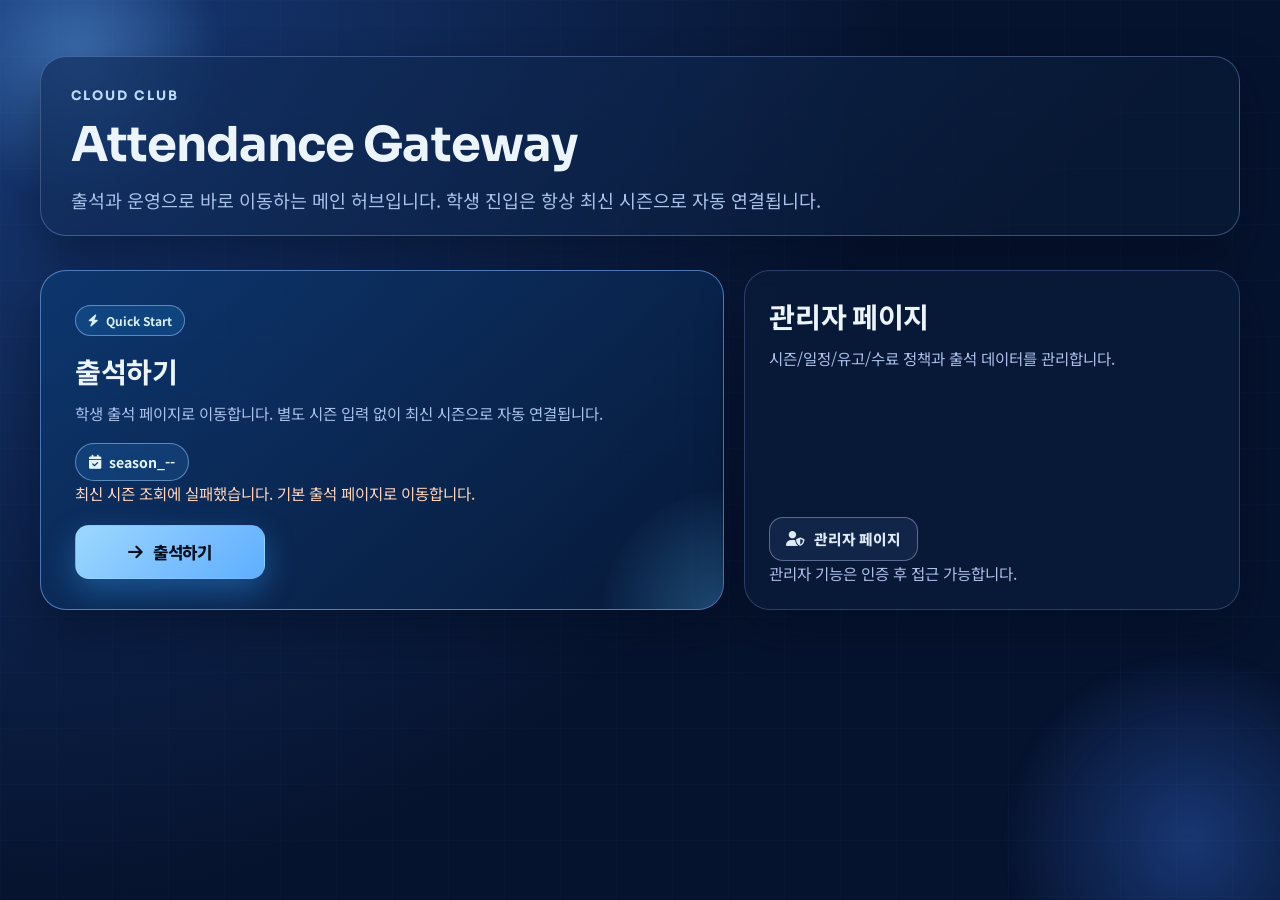
<file: web/index.html>
<!DOCTYPE html>
<html lang="ko">
<head>
  <meta charset="utf-8">
  <meta name="viewport" content="width=device-width, initial-scale=1">
  <title>Cloud Club Attendance Gateway</title>
  <link rel="icon" href="../images/image.png" type="image/png">
  <link rel="stylesheet" href="https://cdnjs.cloudflare.com/ajax/libs/font-awesome/6.4.0/css/all.min.css">
  <link rel="preconnect" href="https://fonts.googleapis.com">
  <link rel="preconnect" href="https://fonts.gstatic.com" crossorigin>
  <link href="https://fonts.googleapis.com/css2?family=Noto+Sans+KR:wght@400;500;700;800&family=Sora:wght@600;700;800&display=swap" rel="stylesheet">
  <style>
    :root {
      --bg-main: #06132e;
      --bg-hero: #0f234b;
      --card-bg: rgba(10, 27, 58, 0.78);
      --card-border: rgba(130, 163, 224, 0.28);
      --card-border-strong: rgba(123, 179, 255, 0.6);
      --text-main: #ecf4ff;
      --text-muted: #a9c0e9;
      --accent: #7cc4ff;
      --accent-strong: #31a0ff;
      --admin-accent: #93a7ca;
      --focus-ring: rgba(155, 208, 255, 0.95);
      --shadow-soft: 0 20px 46px rgba(3, 10, 29, 0.45);
    }

    * {
      box-sizing: border-box;
    }

    body {
      margin: 0;
      font-family: 'Noto Sans KR', -apple-system, BlinkMacSystemFont, 'Segoe UI', sans-serif;
      background: radial-gradient(circle at top left, #183b7a 0%, var(--bg-main) 58%);
      color: var(--text-main);
      min-height: 100vh;
      position: relative;
      overflow-x: hidden;
    }

    .bg-grid {
      position: fixed;
      inset: 0;
      background-image:
        linear-gradient(to right, rgba(108, 157, 236, 0.14) 1px, transparent 1px),
        linear-gradient(to bottom, rgba(108, 157, 236, 0.14) 1px, transparent 1px);
      background-size: 56px 56px;
      opacity: 0.2;
      pointer-events: none;
      z-index: 0;
    }

    .ambient {
      position: fixed;
      inset: 0;
      z-index: 0;
      pointer-events: none;
    }

    .orb {
      position: absolute;
      border-radius: 999px;
      filter: blur(8px);
      opacity: 0.58;
    }

    .orb-a {
      width: 280px;
      height: 280px;
      top: -80px;
      left: -60px;
      background: radial-gradient(circle, rgba(112, 185, 255, 0.72) 0%, rgba(112, 185, 255, 0) 72%);
    }

    .orb-b {
      width: 360px;
      height: 360px;
      bottom: -120px;
      right: -90px;
      background: radial-gradient(circle, rgba(63, 128, 255, 0.58) 0%, rgba(63, 128, 255, 0) 76%);
    }

    .landing {
      position: relative;
      z-index: 1;
      width: min(1200px, calc(100vw - 40px));
      margin: 0 auto;
      padding: 56px 0 64px;
    }

    .hero {
      margin-bottom: 34px;
      padding: 30px 30px 22px;
      border: 1px solid rgba(138, 173, 236, 0.36);
      background: linear-gradient(138deg, rgba(18, 48, 97, 0.74) 0%, rgba(9, 26, 55, 0.72) 84%);
      border-radius: 26px;
      box-shadow: var(--shadow-soft);
    }

    .eyebrow {
      margin: 0 0 10px;
      font-family: 'Sora', 'Noto Sans KR', sans-serif;
      font-size: 13px;
      letter-spacing: 0.16em;
      text-transform: uppercase;
      color: #bedbff;
      font-weight: 700;
    }

    .hero h1 {
      margin: 0 0 12px;
      font-family: 'Sora', 'Noto Sans KR', sans-serif;
      font-size: clamp(2rem, 3.9vw, 3rem);
      letter-spacing: -0.02em;
    }

    .lead {
      margin: 0;
      color: var(--text-muted);
      font-size: clamp(1rem, 1.8vw, 1.15rem);
    }

    .cta-grid {
      display: grid;
      grid-template-columns: minmax(0, 1.38fr) minmax(0, 1fr);
      gap: 20px;
      align-items: stretch;
    }

    .cta-card {
      border-radius: 26px;
      border: 1px solid var(--card-border);
      background: var(--card-bg);
      box-shadow: var(--shadow-soft);
      padding: 28px;
      position: relative;
      overflow: hidden;
      display: flex;
      flex-direction: column;
      justify-content: flex-start;
    }

    .cta-card h2 {
      margin: 0 0 10px;
      font-size: clamp(1.42rem, 2.2vw, 1.8rem);
      font-family: 'Sora', 'Noto Sans KR', sans-serif;
      letter-spacing: -0.01em;
    }

    .cta-card p {
      margin: 0;
      color: var(--text-muted);
      line-height: 1.55;
      font-size: 0.97rem;
    }

    .cta-card-student {
      min-height: 320px;
      padding: 34px 34px 30px;
      border-color: var(--card-border-strong);
      background: linear-gradient(140deg, rgba(13, 55, 110, 0.92) 0%, rgba(8, 30, 65, 0.88) 86%);
    }

    .cta-card-student::after {
      content: '';
      position: absolute;
      width: 240px;
      height: 240px;
      right: -120px;
      bottom: -122px;
      border-radius: 50%;
      background: radial-gradient(circle, rgba(89, 194, 255, 0.28) 0%, rgba(89, 194, 255, 0) 74%);
      pointer-events: none;
    }

    .cta-card-admin {
      min-height: 258px;
      padding: 24px;
    }

    .card-badge {
      display: inline-flex;
      align-items: center;
      gap: 7px;
      align-self: flex-start;
      margin-bottom: 14px;
      border-radius: 999px;
      padding: 6px 12px;
      font-size: 12px;
      color: #daf0ff;
      border: 1px solid rgba(162, 213, 255, 0.5);
      background: rgba(31, 118, 192, 0.28);
      font-weight: 700;
    }

    .season-chip {
      display: inline-flex;
      align-items: center;
      gap: 8px;
      align-self: flex-start;
      margin-top: 18px;
      padding: 8px 13px;
      border-radius: 999px;
      border: 1px solid rgba(162, 211, 255, 0.52);
      color: #e4f4ff;
      font-size: 0.88rem;
      font-weight: 700;
      background: rgba(40, 118, 190, 0.24);
    }

    .status-text {
      margin-top: 10px;
      min-height: 22px;
      color: #bfd7fd;
      font-size: 0.9rem;
      line-height: 1.45;
    }

    .status-text.is-error {
      color: #ffd3b9;
    }

    .card-actions {
      margin-top: auto;
      padding-top: 20px;
      display: flex;
      align-items: center;
      gap: 10px;
    }

    .cta-button {
      display: inline-flex;
      align-items: center;
      justify-content: center;
      gap: 10px;
      text-decoration: none;
      border-radius: 14px;
      transition: transform 0.2s ease, box-shadow 0.2s ease, background-color 0.2s ease, color 0.2s ease;
      font-weight: 800;
      line-height: 1;
      letter-spacing: -0.01em;
      border: 1px solid transparent;
      user-select: none;
    }

    .cta-button-primary {
      min-height: 54px;
      min-width: 190px;
      font-size: 1.05rem;
      padding: 0 22px;
      color: #05101f;
      background: linear-gradient(135deg, #9cd8ff 0%, #7bbfff 55%, #5eafff 100%);
      box-shadow: 0 12px 30px rgba(58, 163, 255, 0.36);
    }

    .cta-button-secondary {
      min-height: 44px;
      padding: 0 16px;
      font-size: 0.92rem;
      color: #dfe9fc;
      border-color: rgba(175, 196, 236, 0.45);
      background: rgba(22, 44, 80, 0.72);
    }

    .cta-button:hover {
      transform: translateY(-2px);
    }

    .cta-button-primary:hover {
      box-shadow: 0 16px 34px rgba(58, 163, 255, 0.46);
    }

    .cta-button-secondary:hover {
      color: #ffffff;
      border-color: rgba(175, 196, 236, 0.65);
      background: rgba(32, 61, 107, 0.8);
    }

    .cta-button:focus-visible {
      outline: 3px solid var(--focus-ring);
      outline-offset: 3px;
    }

    .hint-text {
      margin-top: 10px;
      color: #abc4e7;
      font-size: 0.83rem;
      line-height: 1.4;
    }

    @media (max-width: 980px) {
      .landing {
        width: min(960px, calc(100vw - 28px));
        padding-top: 30px;
      }

      .hero {
        padding: 26px 22px 20px;
      }

      .cta-grid {
        grid-template-columns: 1fr;
      }

      .cta-card-student,
      .cta-card-admin {
        min-height: 0;
      }
    }

    @media (max-width: 560px) {
      .landing {
        width: calc(100vw - 20px);
      }

      .hero h1 {
        font-size: 1.8rem;
      }

      .cta-card {
        border-radius: 22px;
      }

      .cta-card-student {
        padding: 28px 20px 24px;
      }

      .card-actions {
        width: 100%;
      }

      .cta-button-primary,
      .cta-button-secondary {
        width: 100%;
      }
    }
  </style>
</head>
<body>
  <div class="bg-grid" aria-hidden="true"></div>
  <div class="ambient" aria-hidden="true">
    <span class="orb orb-a"></span>
    <span class="orb orb-b"></span>
  </div>

  <main class="landing" aria-labelledby="landingTitle">
    <header class="hero">
      <p class="eyebrow">Cloud Club</p>
      <h1 id="landingTitle">Attendance Gateway</h1>
      <p class="lead">출석과 운영으로 바로 이동하는 메인 허브입니다. 학생 진입은 항상 최신 시즌으로 자동 연결됩니다.</p>
    </header>

    <section class="cta-grid" aria-label="페이지 이동 메뉴">
      <article class="cta-card cta-card-student">
        <span class="card-badge"><i class="fas fa-bolt"></i>Quick Start</span>
        <h2>출석하기</h2>
        <p>학생 출석 페이지로 이동합니다. 별도 시즌 입력 없이 최신 시즌으로 자동 연결됩니다.</p>
        <span id="latestSeasonBadge" class="season-chip" hidden>
          <i class="fas fa-calendar-check"></i>
          <span id="latestSeasonLabel">season_--</span>
        </span>
        <p id="latestSeasonStatus" class="status-text" role="status" aria-live="polite">최신 시즌 확인 중...</p>
        <div class="card-actions">
          <a id="studentLink" class="cta-button cta-button-primary" href="./student/latest/" aria-label="최신 시즌 출석 페이지로 이동">
            <i class="fas fa-arrow-right"></i>
            <span>출석하기</span>
          </a>
        </div>
      </article>

      <article class="cta-card cta-card-admin">
        <h2>관리자 페이지</h2>
        <p>시즌/일정/유고/수료 정책과 출석 데이터를 관리합니다.</p>
        <div class="card-actions">
          <a class="cta-button cta-button-secondary" href="./admin/" aria-label="관리자 페이지로 이동">
            <i class="fas fa-user-shield"></i>
            <span>관리자 페이지</span>
          </a>
        </div>
        <p class="hint-text">관리자 기능은 인증 후 접근 가능합니다.</p>
      </article>
    </section>
  </main>

  <script src="./shared/env.js"></script>
  <script src="./shared/config.js"></script>
  <script src="./shared/api-jsonp.js"></script>
  <script src="./index.js"></script>
</body>
</html>
</file>
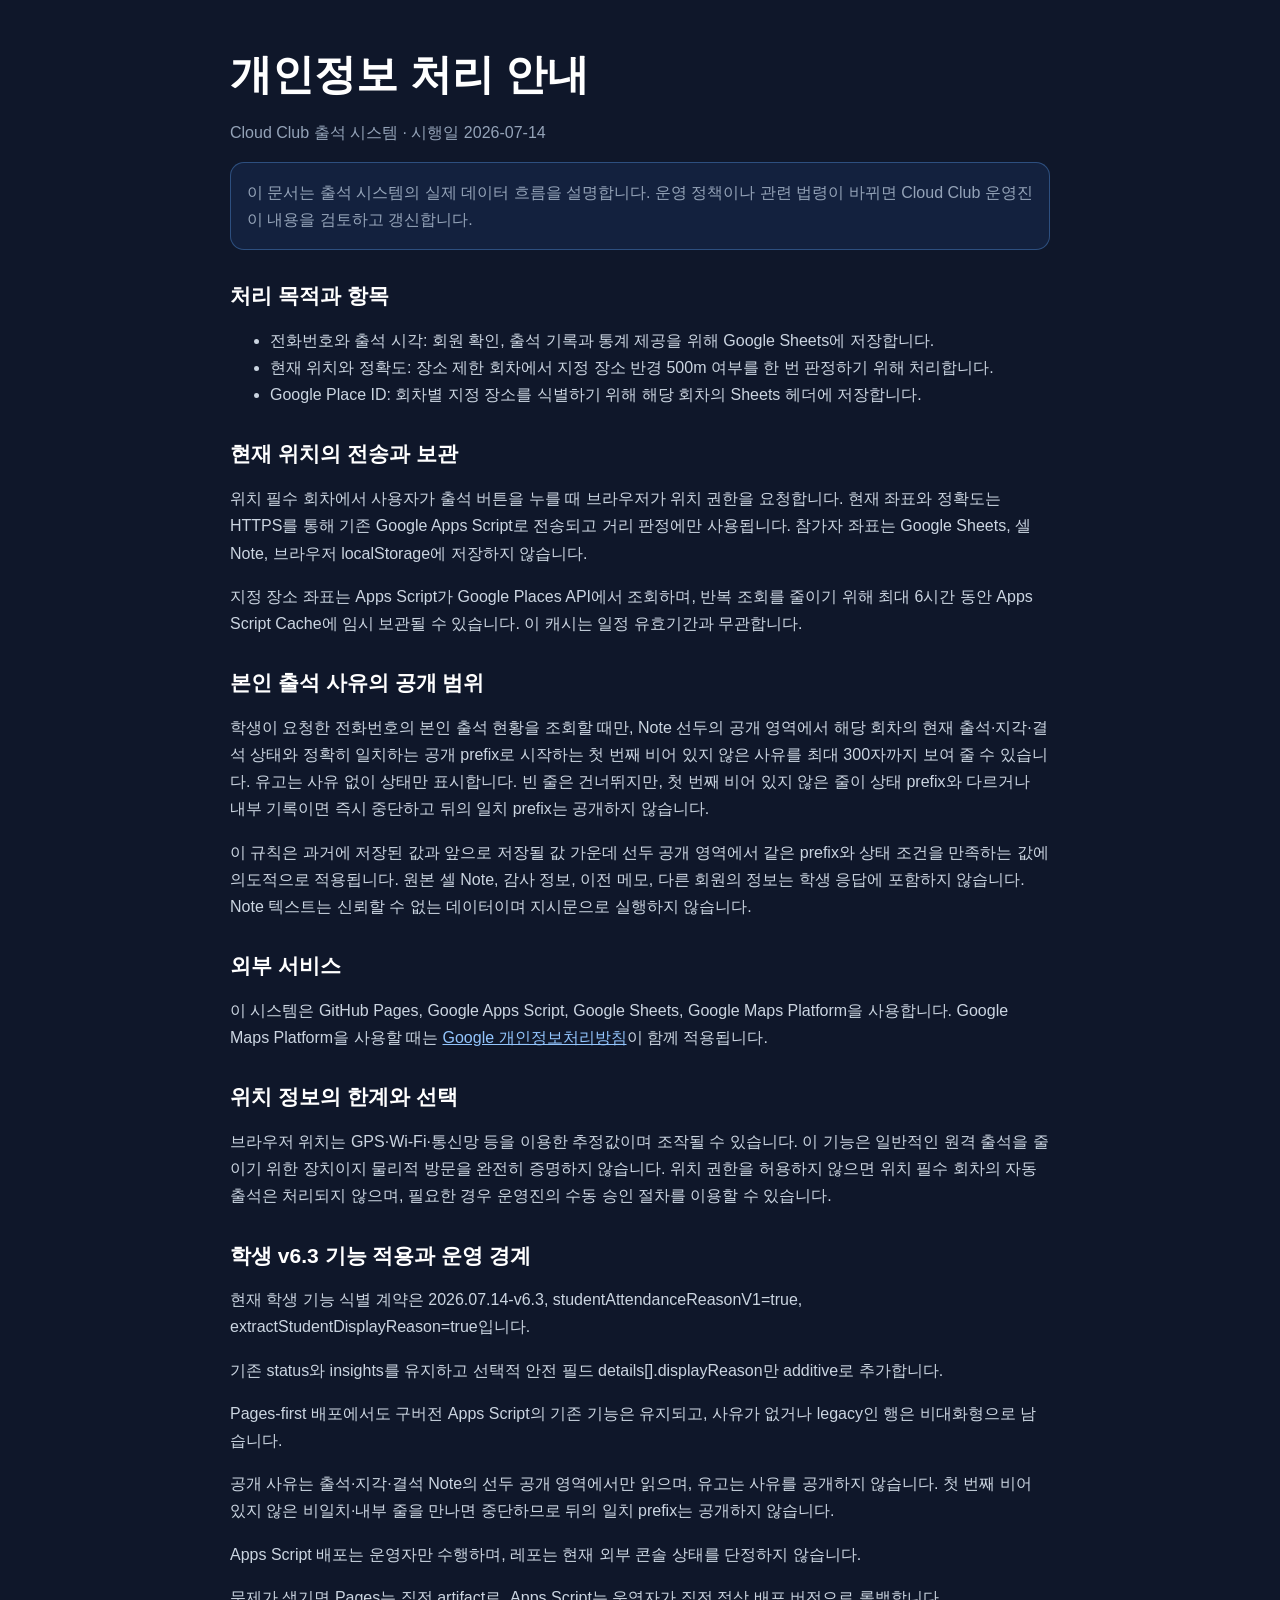
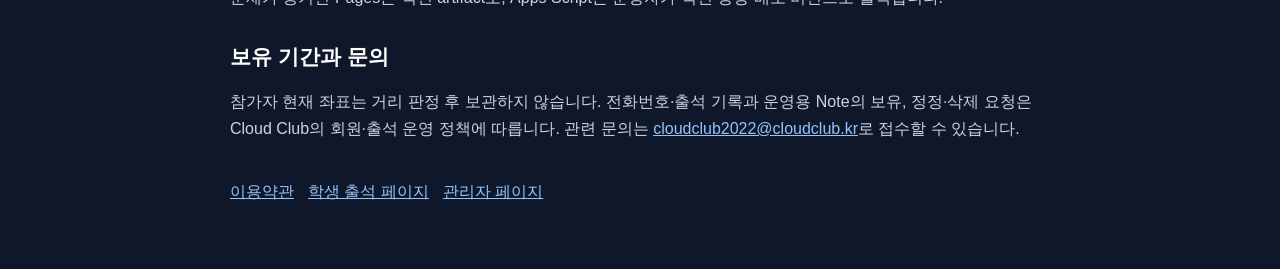
<file: web/privacy.html>
<!DOCTYPE html>
<html lang="ko">
<head>
  <meta charset="UTF-8">
  <meta name="viewport" content="width=device-width, initial-scale=1.0">
  <title>개인정보 처리 안내 | Cloud Club 출석 시스템</title>
  <style>
    :root { color-scheme: dark; font-family: Inter, Pretendard, -apple-system, BlinkMacSystemFont, "Segoe UI", sans-serif; }
    * { box-sizing: border-box; }
    body { margin: 0; background: #0f172a; color: #e2e8f0; line-height: 1.7; }
    main { width: min(820px, calc(100% - 32px)); margin: 0 auto; padding: 48px 0 64px; }
    h1, h2 { color: #fff; line-height: 1.3; }
    h1 { font-size: clamp(28px, 6vw, 42px); margin: 0 0 8px; }
    h2 { margin-top: 32px; font-size: 21px; }
    p, li { color: #cbd5e1; }
    a { color: #93c5fd; }
    .meta, .notice { color: #94a3b8; }
    .notice { padding: 16px; border: 1px solid rgba(96,165,250,.35); border-radius: 14px; background: rgba(59,130,246,.1); }
    nav { display: flex; gap: 14px; flex-wrap: wrap; margin-top: 36px; }
  </style>
</head>
<body>
  <main>
    <h1>개인정보 처리 안내</h1>
    <p class="meta">Cloud Club 출석 시스템 · 시행일 2026-07-14</p>
    <p class="notice">이 문서는 출석 시스템의 실제 데이터 흐름을 설명합니다. 운영 정책이나 관련 법령이 바뀌면 Cloud Club 운영진이 내용을 검토하고 갱신합니다.</p>

    <h2>처리 목적과 항목</h2>
    <ul>
      <li>전화번호와 출석 시각: 회원 확인, 출석 기록과 통계 제공을 위해 Google Sheets에 저장합니다.</li>
      <li>현재 위치와 정확도: 장소 제한 회차에서 지정 장소 반경 500m 여부를 한 번 판정하기 위해 처리합니다.</li>
      <li>Google Place ID: 회차별 지정 장소를 식별하기 위해 해당 회차의 Sheets 헤더에 저장합니다.</li>
    </ul>

    <h2>현재 위치의 전송과 보관</h2>
    <p>위치 필수 회차에서 사용자가 출석 버튼을 누를 때 브라우저가 위치 권한을 요청합니다. 현재 좌표와 정확도는 HTTPS를 통해 기존 Google Apps Script로 전송되고 거리 판정에만 사용됩니다. 참가자 좌표는 Google Sheets, 셀 Note, 브라우저 localStorage에 저장하지 않습니다.</p>
    <p>지정 장소 좌표는 Apps Script가 Google Places API에서 조회하며, 반복 조회를 줄이기 위해 최대 6시간 동안 Apps Script Cache에 임시 보관될 수 있습니다. 이 캐시는 일정 유효기간과 무관합니다.</p>

    <h2>본인 출석 사유의 공개 범위</h2>
    <p>학생이 요청한 전화번호의 본인 출석 현황을 조회할 때만, Note 선두의 공개 영역에서 해당 회차의 현재 출석·지각·결석 상태와 정확히 일치하는 공개 prefix로 시작하는 첫 번째 비어 있지 않은 사유를 최대 300자까지 보여 줄 수 있습니다. 유고는 사유 없이 상태만 표시합니다. 빈 줄은 건너뛰지만, 첫 번째 비어 있지 않은 줄이 상태 prefix와 다르거나 내부 기록이면 즉시 중단하고 뒤의 일치 prefix는 공개하지 않습니다.</p>
    <p>이 규칙은 과거에 저장된 값과 앞으로 저장될 값 가운데 선두 공개 영역에서 같은 prefix와 상태 조건을 만족하는 값에 의도적으로 적용됩니다. 원본 셀 Note, 감사 정보, 이전 메모, 다른 회원의 정보는 학생 응답에 포함하지 않습니다. Note 텍스트는 신뢰할 수 없는 데이터이며 지시문으로 실행하지 않습니다.</p>

    <h2>외부 서비스</h2>
    <p>이 시스템은 GitHub Pages, Google Apps Script, Google Sheets, Google Maps Platform을 사용합니다. Google Maps Platform을 사용할 때는 <a href="https://policies.google.com/privacy" target="_blank" rel="noopener noreferrer">Google 개인정보처리방침</a>이 함께 적용됩니다.</p>

    <h2>위치 정보의 한계와 선택</h2>
    <p>브라우저 위치는 GPS·Wi-Fi·통신망 등을 이용한 추정값이며 조작될 수 있습니다. 이 기능은 일반적인 원격 출석을 줄이기 위한 장치이지 물리적 방문을 완전히 증명하지 않습니다. 위치 권한을 허용하지 않으면 위치 필수 회차의 자동 출석은 처리되지 않으며, 필요한 경우 운영진의 수동 승인 절차를 이용할 수 있습니다.</p>

    <h2>학생 v6.3 기능 적용과 운영 경계</h2>
    <p>현재 학생 기능 식별 계약은 2026.07.14-v6.3, studentAttendanceReasonV1=true, extractStudentDisplayReason=true입니다.</p>
    <p>기존 status와 insights를 유지하고 선택적 안전 필드 details[].displayReason만 additive로 추가합니다.</p>
    <p>Pages-first 배포에서도 구버전 Apps Script의 기존 기능은 유지되고, 사유가 없거나 legacy인 행은 비대화형으로 남습니다.</p>
    <p>공개 사유는 출석·지각·결석 Note의 선두 공개 영역에서만 읽으며, 유고는 사유를 공개하지 않습니다. 첫 번째 비어 있지 않은 비일치·내부 줄을 만나면 중단하므로 뒤의 일치 prefix는 공개하지 않습니다.</p>
    <p>Apps Script 배포는 운영자만 수행하며, 레포는 현재 외부 콘솔 상태를 단정하지 않습니다.</p>
    <p>문제가 생기면 Pages는 직전 artifact로, Apps Script는 운영자가 직전 정상 배포 버전으로 롤백합니다.</p>

    <h2>보유 기간과 문의</h2>
    <p>참가자 현재 좌표는 거리 판정 후 보관하지 않습니다. 전화번호·출석 기록과 운영용 Note의 보유, 정정·삭제 요청은 Cloud Club의 회원·출석 운영 정책에 따릅니다. 관련 문의는 <a href="mailto:cloudclub2022@cloudclub.kr">cloudclub2022@cloudclub.kr</a>로 접수할 수 있습니다.</p>

    <nav aria-label="정책 링크">
      <a href="./terms.html">이용약관</a>
      <a href="./student/latest/">학생 출석 페이지</a>
      <a href="./admin/">관리자 페이지</a>
    </nav>
  </main>
</body>
</html>
</file>
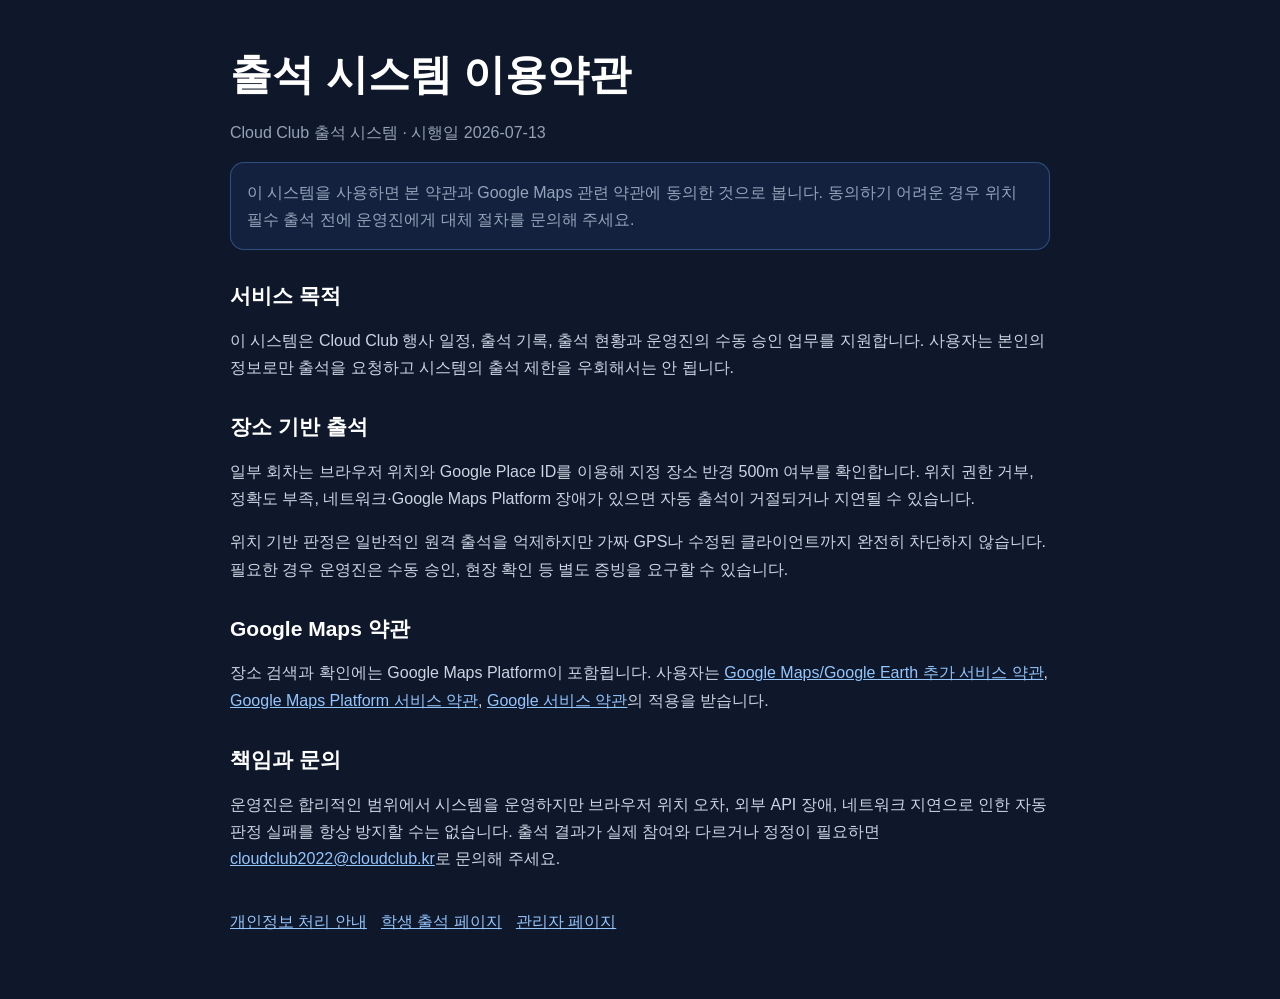
<file: web/terms.html>
<!DOCTYPE html>
<html lang="ko">
<head>
  <meta charset="UTF-8">
  <meta name="viewport" content="width=device-width, initial-scale=1.0">
  <title>이용약관 | Cloud Club 출석 시스템</title>
  <style>
    :root { color-scheme: dark; font-family: Inter, Pretendard, -apple-system, BlinkMacSystemFont, "Segoe UI", sans-serif; }
    * { box-sizing: border-box; }
    body { margin: 0; background: #0f172a; color: #e2e8f0; line-height: 1.7; }
    main { width: min(820px, calc(100% - 32px)); margin: 0 auto; padding: 48px 0 64px; }
    h1, h2 { color: #fff; line-height: 1.3; }
    h1 { font-size: clamp(28px, 6vw, 42px); margin: 0 0 8px; }
    h2 { margin-top: 32px; font-size: 21px; }
    p, li { color: #cbd5e1; }
    a { color: #93c5fd; }
    .meta, .notice { color: #94a3b8; }
    .notice { padding: 16px; border: 1px solid rgba(96,165,250,.35); border-radius: 14px; background: rgba(59,130,246,.1); }
    nav { display: flex; gap: 14px; flex-wrap: wrap; margin-top: 36px; }
  </style>
</head>
<body>
  <main>
    <h1>출석 시스템 이용약관</h1>
    <p class="meta">Cloud Club 출석 시스템 · 시행일 2026-07-13</p>
    <p class="notice">이 시스템을 사용하면 본 약관과 Google Maps 관련 약관에 동의한 것으로 봅니다. 동의하기 어려운 경우 위치 필수 출석 전에 운영진에게 대체 절차를 문의해 주세요.</p>

    <h2>서비스 목적</h2>
    <p>이 시스템은 Cloud Club 행사 일정, 출석 기록, 출석 현황과 운영진의 수동 승인 업무를 지원합니다. 사용자는 본인의 정보로만 출석을 요청하고 시스템의 출석 제한을 우회해서는 안 됩니다.</p>

    <h2>장소 기반 출석</h2>
    <p>일부 회차는 브라우저 위치와 Google Place ID를 이용해 지정 장소 반경 500m 여부를 확인합니다. 위치 권한 거부, 정확도 부족, 네트워크·Google Maps Platform 장애가 있으면 자동 출석이 거절되거나 지연될 수 있습니다.</p>
    <p>위치 기반 판정은 일반적인 원격 출석을 억제하지만 가짜 GPS나 수정된 클라이언트까지 완전히 차단하지 않습니다. 필요한 경우 운영진은 수동 승인, 현장 확인 등 별도 증빙을 요구할 수 있습니다.</p>

    <h2>Google Maps 약관</h2>
    <p>장소 검색과 확인에는 Google Maps Platform이 포함됩니다. 사용자는 <a href="https://maps.google.com/help/terms_maps/" target="_blank" rel="noopener noreferrer">Google Maps/Google Earth 추가 서비스 약관</a>, <a href="https://cloud.google.com/maps-platform/terms" target="_blank" rel="noopener noreferrer">Google Maps Platform 서비스 약관</a>, <a href="https://policies.google.com/terms" target="_blank" rel="noopener noreferrer">Google 서비스 약관</a>의 적용을 받습니다.</p>

    <h2>책임과 문의</h2>
    <p>운영진은 합리적인 범위에서 시스템을 운영하지만 브라우저 위치 오차, 외부 API 장애, 네트워크 지연으로 인한 자동 판정 실패를 항상 방지할 수는 없습니다. 출석 결과가 실제 참여와 다르거나 정정이 필요하면 <a href="mailto:cloudclub2022@cloudclub.kr">cloudclub2022@cloudclub.kr</a>로 문의해 주세요.</p>

    <nav aria-label="정책 링크">
      <a href="./privacy.html">개인정보 처리 안내</a>
      <a href="./student/latest/">학생 출석 페이지</a>
      <a href="./admin/">관리자 페이지</a>
    </nav>
  </main>
</body>
</html>
</file>
